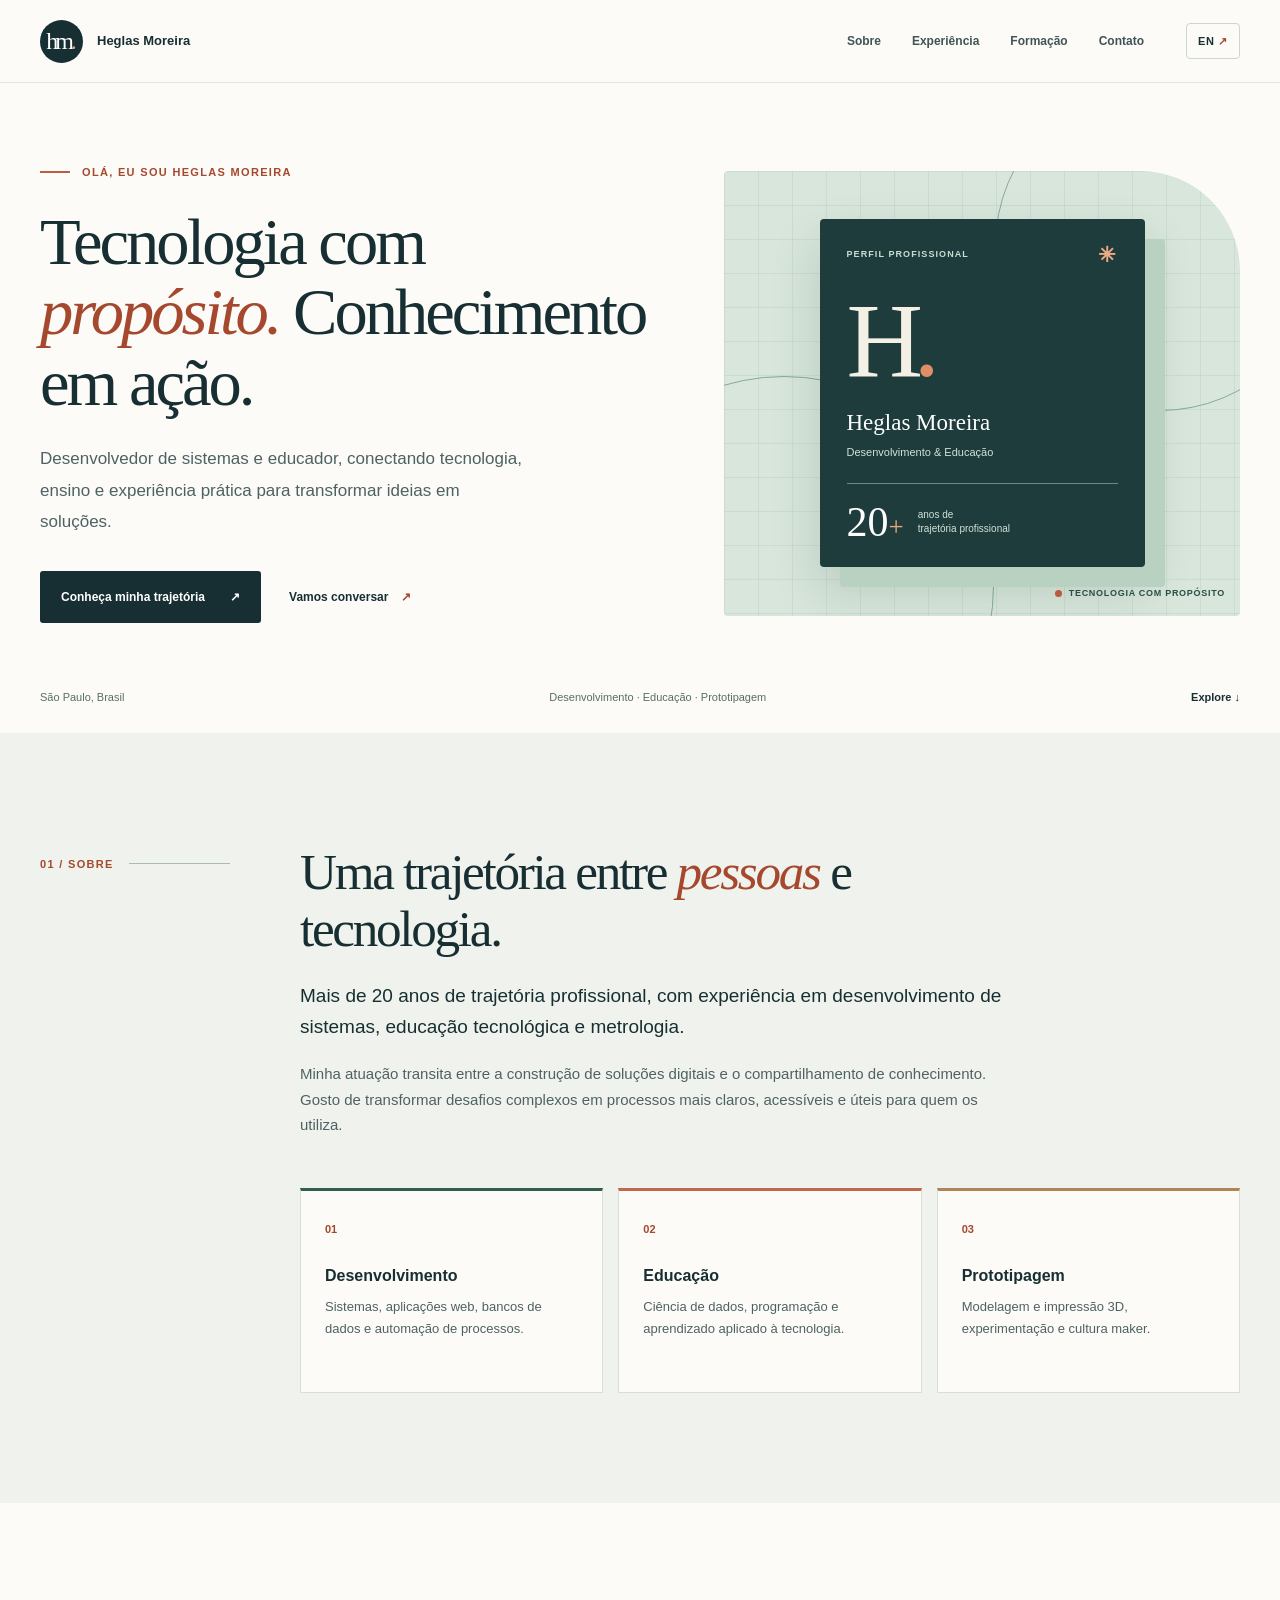
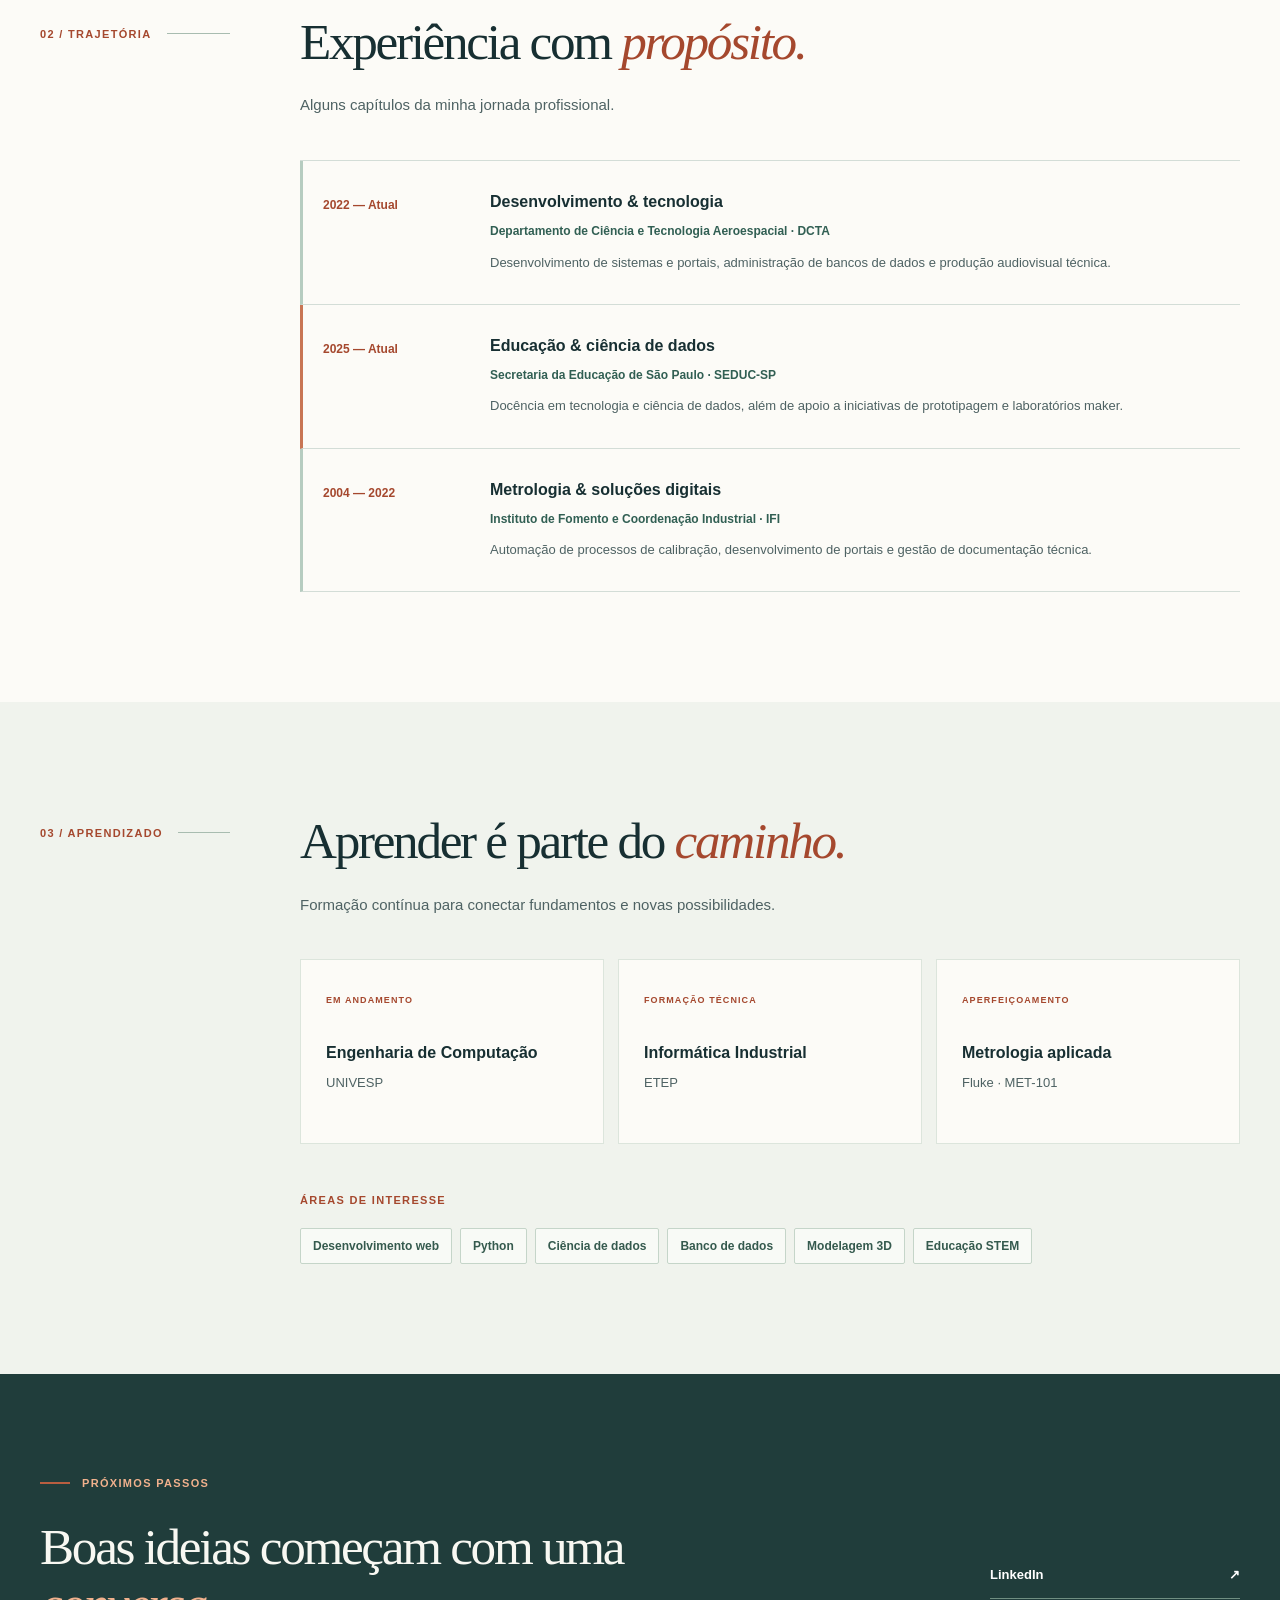
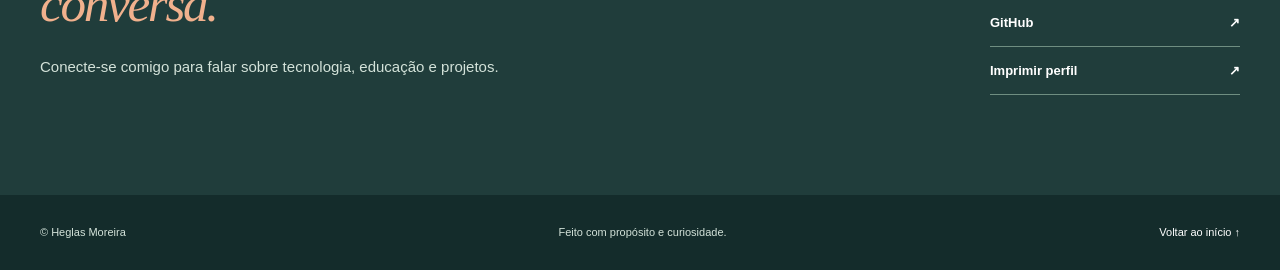
<file: index.html>
<!doctype html>
<html lang="pt-BR">
<head>
  <meta charset="utf-8">
  <meta name="viewport" content="width=device-width, initial-scale=1">
  <meta name="description" content="Perfil profissional de Heglas Moreira: tecnologia, educação e soluções digitais.">
  <meta name="color-scheme" content="light">
  <title>Heglas Moreira | Tecnologia &amp; Educação</title>
  <link rel="stylesheet" href="style.css">
</head>
<body>
  <header class="site-header">
    <div class="container header-inner">
      <a class="brand" href="#inicio" aria-label="Heglas Moreira, início"><span class="brand-mark">hm<span>.</span></span><span class="brand-name">Heglas Moreira</span></a>
      <nav class="navigation" aria-label="Navegação principal">
        <a href="#sobre">Sobre</a><a href="#experiencia">Experiência</a><a href="#formacao">Formação</a><a href="#contato">Contato</a>
      </nav>
      <a class="language" href="en.html" lang="en" aria-label="Read in English">EN <span aria-hidden="true">↗</span></a>
    </div>
  </header>
  <main id="inicio">
    <section class="hero container">
      <div class="hero-content">
        <p class="eyebrow"><span class="eyebrow-line"></span>Olá, eu sou Heglas Moreira</p>
        <h1>Tecnologia com <em>propósito.</em> Conhecimento em ação.</h1>
        <p class="hero-description">Desenvolvedor de sistemas e educador, conectando tecnologia, ensino e experiência prática para transformar ideias em soluções.</p>
        <div class="hero-actions"><a class="button button-dark" href="#experiencia">Conheça minha trajetória <span aria-hidden="true">↗</span></a><a class="text-link" href="#contato">Vamos conversar <span aria-hidden="true">↗</span></a></div>
      </div>
      <div class="hero-art">
        <div class="art-orbit art-orbit-one" aria-hidden="true"></div><div class="art-orbit art-orbit-two" aria-hidden="true"></div>
        <div class="profile-card">
          <div class="profile-card-top"><span>PERFIL PROFISSIONAL</span><span aria-hidden="true">✳</span></div>
          <div class="profile-monogram" aria-hidden="true">H<span>.</span></div>
          <div class="profile-details"><p>Heglas Moreira</p><span>Desenvolvimento &amp; Educação</span></div>
          <div class="profile-stat"><strong>20<span>+</span></strong><span>anos de<br>trajetória profissional</span></div>
        </div>
        <div class="art-note"><span class="art-note-dot"></span> TECNOLOGIA COM PROPÓSITO</div>
      </div>
      <div class="hero-footer"><span>São Paulo, Brasil</span><span>Desenvolvimento · Educação · Prototipagem</span><a href="#sobre">Explore <span aria-hidden="true">↓</span></a></div>
    </section>
    <section id="sobre" class="section section-tinted">
      <div class="container section-grid">
        <div class="section-label"><span>01 / SOBRE</span><span class="label-line"></span></div>
        <div>
          <h2>Uma trajetória entre <em>pessoas</em> e tecnologia.</h2>
          <p class="intro">Mais de 20 anos de trajetória profissional, com experiência em desenvolvimento de sistemas, educação tecnológica e metrologia.</p>
          <p class="body-copy">Minha atuação transita entre a construção de soluções digitais e o compartilhamento de conhecimento. Gosto de transformar desafios complexos em processos mais claros, acessíveis e úteis para quem os utiliza.</p>
          <div class="capabilities">
            <article><span class="cap-number">01</span><h3>Desenvolvimento</h3><p>Sistemas, aplicações web, bancos de dados e automação de processos.</p></article>
            <article><span class="cap-number">02</span><h3>Educação</h3><p>Ciência de dados, programação e aprendizado aplicado à tecnologia.</p></article>
            <article><span class="cap-number">03</span><h3>Prototipagem</h3><p>Modelagem e impressão 3D, experimentação e cultura maker.</p></article>
          </div>
        </div>
      </div>
    </section>
    <section id="experiencia" class="section">
      <div class="container section-grid">
        <div class="section-label"><span>02 / TRAJETÓRIA</span><span class="label-line"></span></div>
        <div>
          <div class="section-heading"><h2>Experiência com <em>propósito.</em></h2><p>Alguns capítulos da minha jornada profissional.</p></div>
          <div class="timeline">
            <article class="timeline-item"><div class="timeline-date">2022 — Atual</div><div><h3>Desenvolvimento &amp; tecnologia</h3><p class="organization">Departamento de Ciência e Tecnologia Aeroespacial · DCTA</p><p>Desenvolvimento de sistemas e portais, administração de bancos de dados e produção audiovisual técnica.</p></div></article>
            <article class="timeline-item"><div class="timeline-date">2025 — Atual</div><div><h3>Educação &amp; ciência de dados</h3><p class="organization">Secretaria da Educação de São Paulo · SEDUC-SP</p><p>Docência em tecnologia e ciência de dados, além de apoio a iniciativas de prototipagem e laboratórios maker.</p></div></article>
            <article class="timeline-item"><div class="timeline-date">2004 — 2022</div><div><h3>Metrologia &amp; soluções digitais</h3><p class="organization">Instituto de Fomento e Coordenação Industrial · IFI</p><p>Automação de processos de calibração, desenvolvimento de portais e gestão de documentação técnica.</p></div></article>
          </div>
        </div>
      </div>
    </section>
    <section id="formacao" class="section section-tinted">
      <div class="container section-grid">
        <div class="section-label"><span>03 / APRENDIZADO</span><span class="label-line"></span></div>
        <div>
          <div class="section-heading"><h2>Aprender é parte do <em>caminho.</em></h2><p>Formação contínua para conectar fundamentos e novas possibilidades.</p></div>
          <div class="education-grid">
            <article class="education-card"><span class="card-tag">EM ANDAMENTO</span><h3>Engenharia de Computação</h3><p>UNIVESP</p></article>
            <article class="education-card"><span class="card-tag">FORMAÇÃO TÉCNICA</span><h3>Informática Industrial</h3><p>ETEP</p></article>
            <article class="education-card"><span class="card-tag">APERFEIÇOAMENTO</span><h3>Metrologia aplicada</h3><p>Fluke · MET-101</p></article>
          </div>
          <div class="skills"><span>ÁREAS DE INTERESSE</span><div><span>Desenvolvimento web</span><span>Python</span><span>Ciência de dados</span><span>Banco de dados</span><span>Modelagem 3D</span><span>Educação STEM</span></div></div>
        </div>
      </div>
    </section>
    <section id="contato" class="contact-section">
      <div class="container contact-inner">
        <div><p class="eyebrow"><span class="eyebrow-line"></span>PRÓXIMOS PASSOS</p><h2>Boas ideias começam com uma <em>conversa.</em></h2><p>Conecte-se comigo para falar sobre tecnologia, educação e projetos.</p></div>
        <div class="contact-links"><a href="https://www.linkedin.com/in/heglas-moreira-111a38a4">LinkedIn <span aria-hidden="true">↗</span></a><a href="https://github.com/heglas">GitHub <span aria-hidden="true">↗</span></a><button type="button" onclick="window.print()">Imprimir perfil <span aria-hidden="true">↗</span></button></div>
      </div>
    </section>
  </main>
  <footer class="site-footer"><div class="container footer-inner"><span>© Heglas Moreira</span><span>Feito com propósito e curiosidade.</span><a href="#inicio">Voltar ao início ↑</a></div></footer>
</body>
</html>
</file>
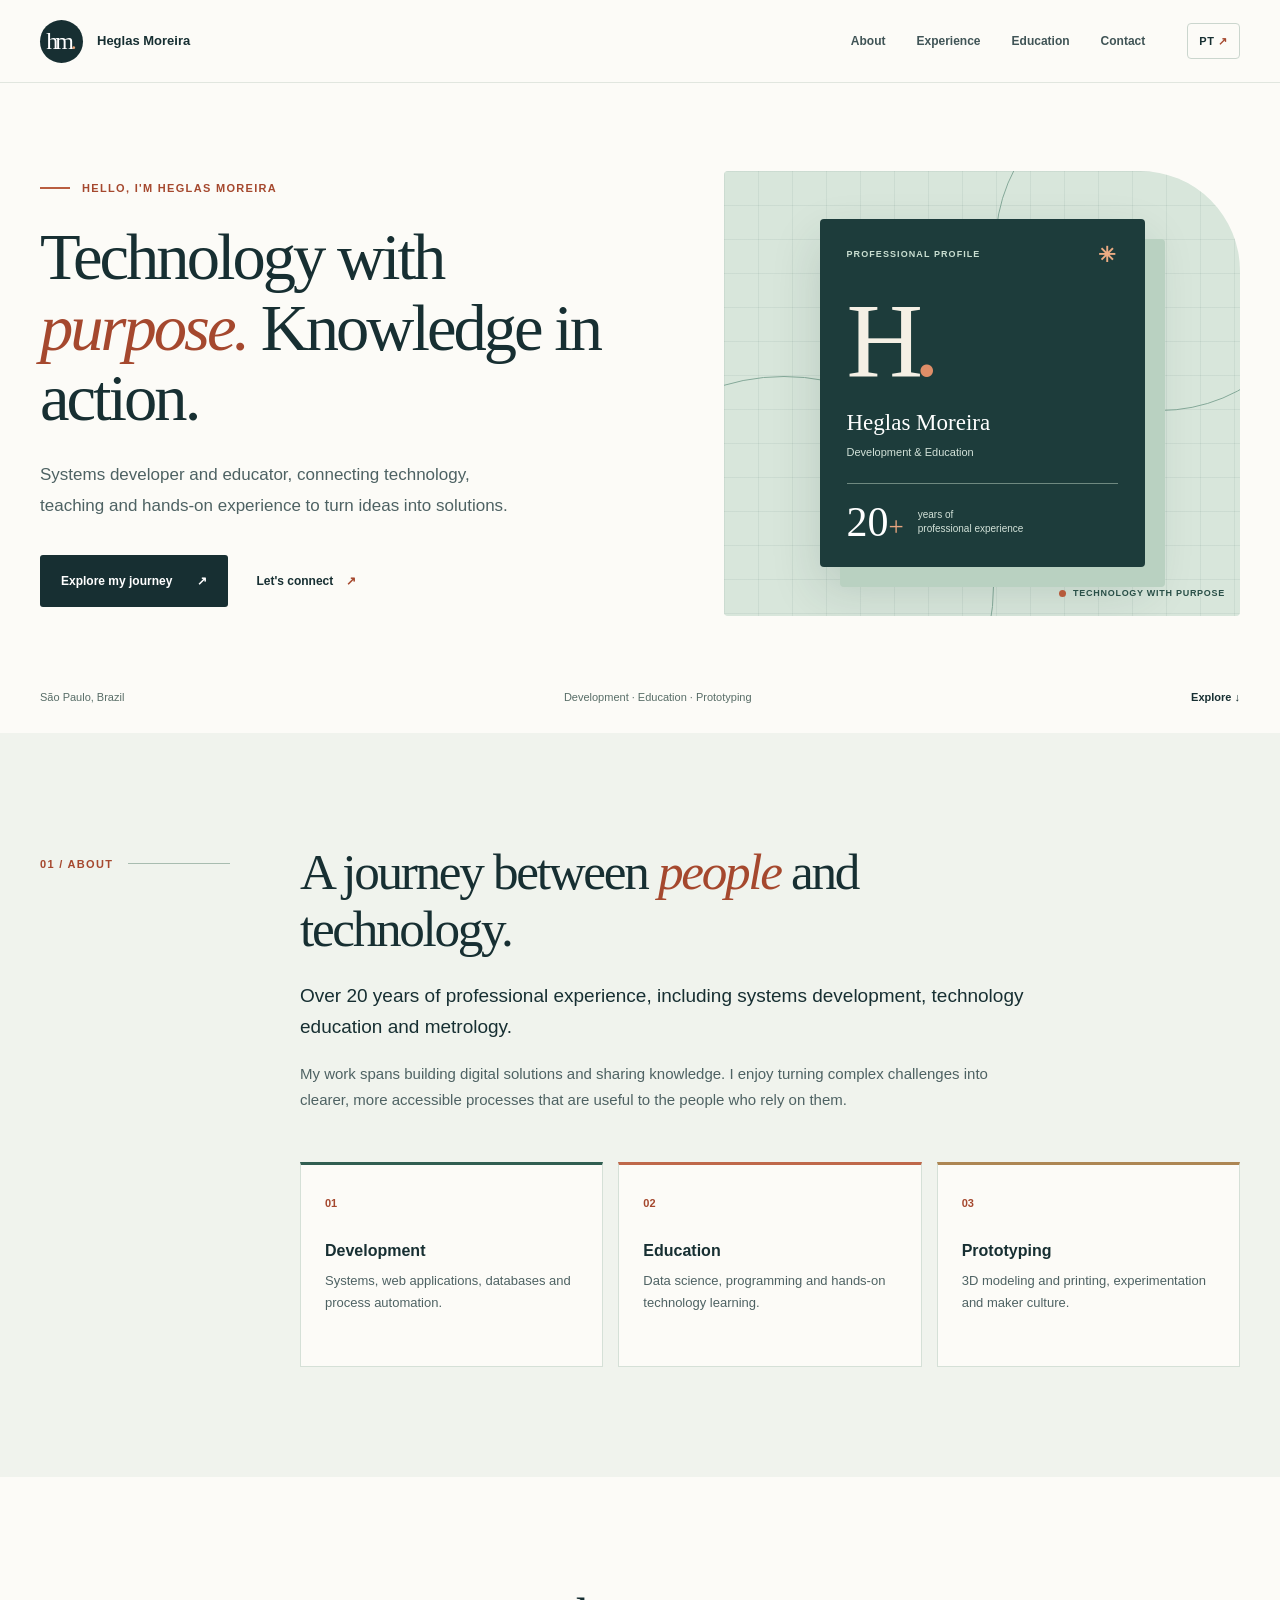
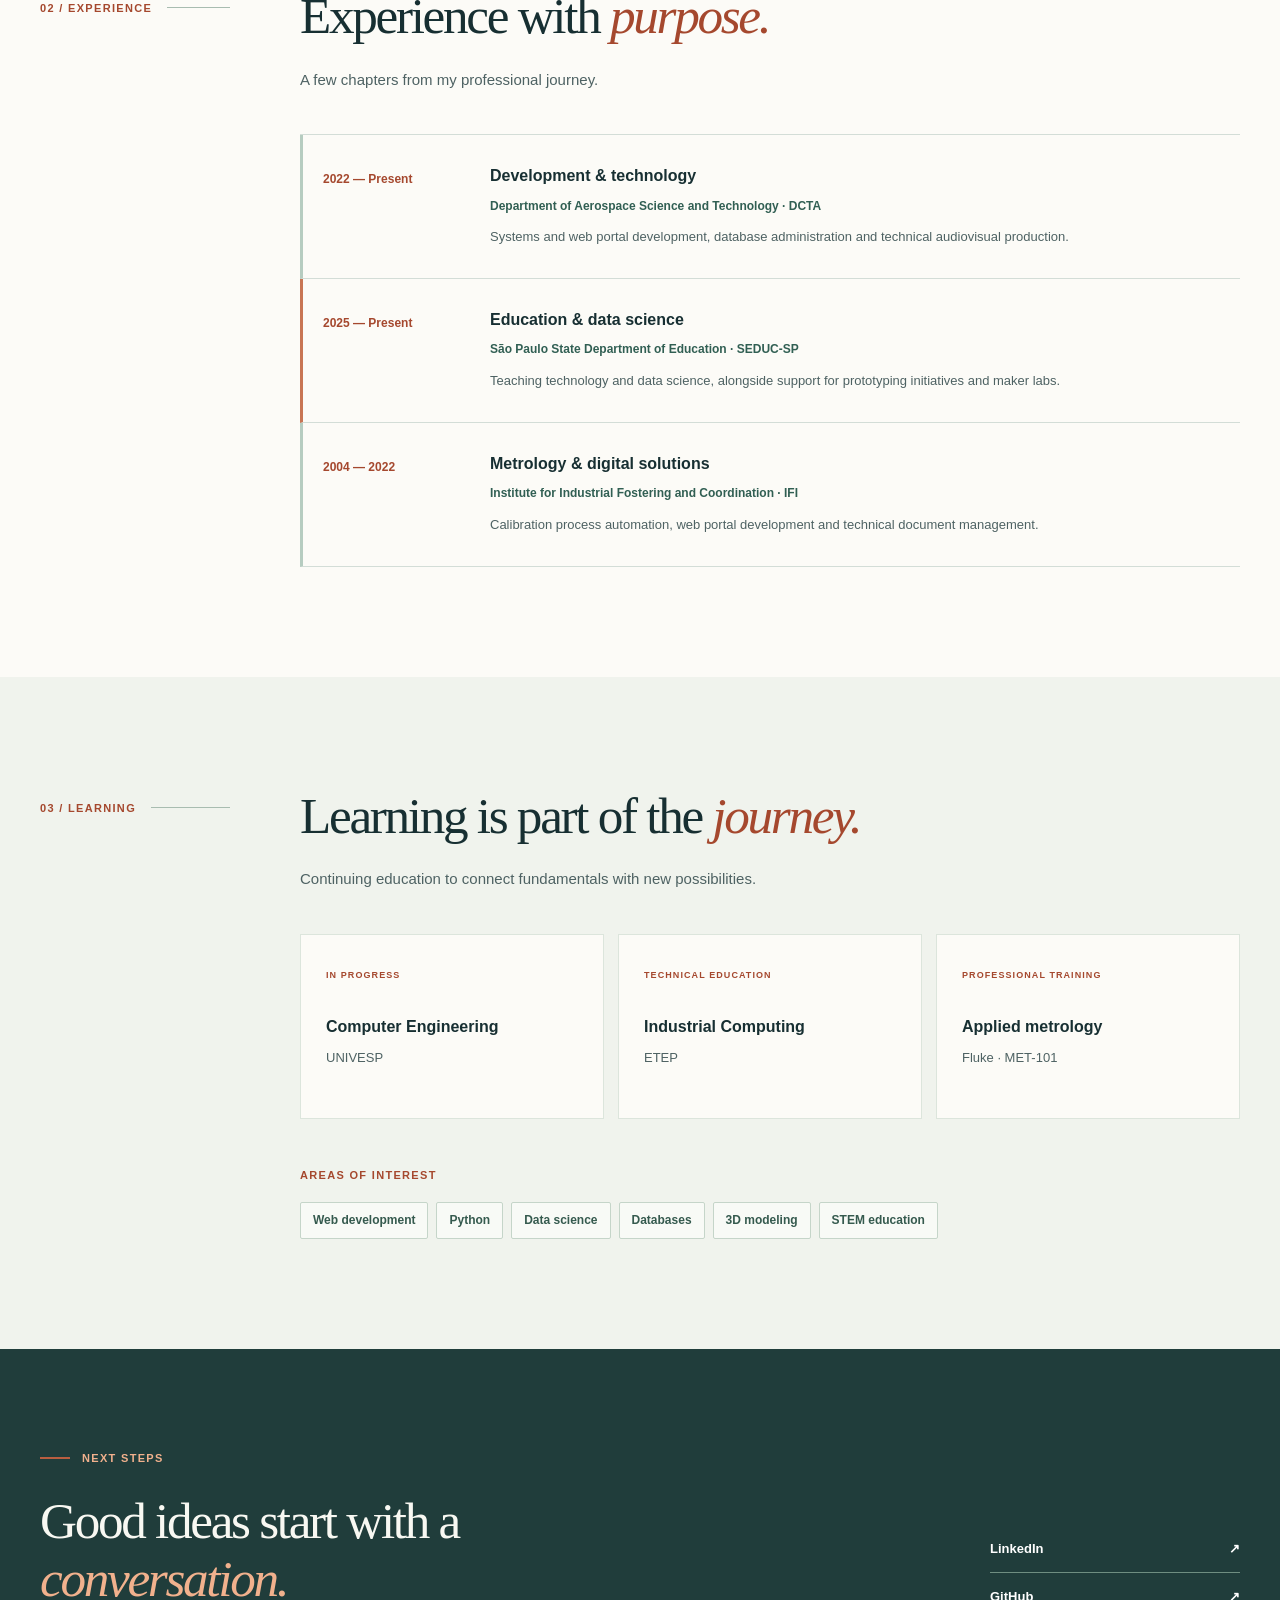
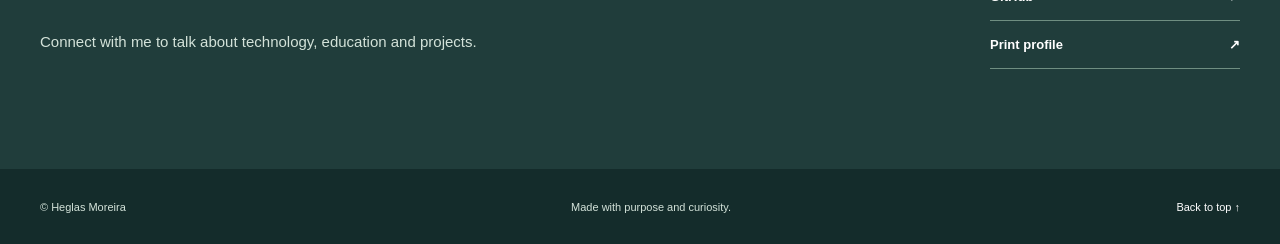
<file: en.html>
<!doctype html>
<html lang="en">
<head>
  <meta charset="utf-8">
  <meta name="viewport" content="width=device-width, initial-scale=1">
  <meta name="description" content="Heglas Moreira's professional profile: technology, education and digital solutions.">
  <meta name="color-scheme" content="light">
  <title>Heglas Moreira | Technology &amp; Education</title>
  <link rel="stylesheet" href="style.css">
</head>
<body>
  <header class="site-header">
    <div class="container header-inner">
      <a class="brand" href="#top" aria-label="Heglas Moreira, home"><span class="brand-mark">hm<span>.</span></span><span class="brand-name">Heglas Moreira</span></a>
      <nav class="navigation" aria-label="Main navigation">
        <a href="#about">About</a><a href="#experience">Experience</a><a href="#education">Education</a><a href="#contact">Contact</a>
      </nav>
      <a class="language" href="index.html" lang="pt-BR" aria-label="Ler em português">PT <span aria-hidden="true">↗</span></a>
    </div>
  </header>
  <main id="top">
    <section class="hero container">
      <div class="hero-content">
        <p class="eyebrow"><span class="eyebrow-line"></span>Hello, I'm Heglas Moreira</p>
        <h1>Technology with <em>purpose.</em> Knowledge in action.</h1>
        <p class="hero-description">Systems developer and educator, connecting technology, teaching and hands-on experience to turn ideas into solutions.</p>
        <div class="hero-actions"><a class="button button-dark" href="#experience">Explore my journey <span aria-hidden="true">↗</span></a><a class="text-link" href="#contact">Let's connect <span aria-hidden="true">↗</span></a></div>
      </div>
      <div class="hero-art">
        <div class="art-orbit art-orbit-one" aria-hidden="true"></div><div class="art-orbit art-orbit-two" aria-hidden="true"></div>
        <div class="profile-card">
          <div class="profile-card-top"><span>PROFESSIONAL PROFILE</span><span aria-hidden="true">✳</span></div>
          <div class="profile-monogram" aria-hidden="true">H<span>.</span></div>
          <div class="profile-details"><p>Heglas Moreira</p><span>Development &amp; Education</span></div>
          <div class="profile-stat"><strong>20<span>+</span></strong><span>years of<br>professional experience</span></div>
        </div>
        <div class="art-note"><span class="art-note-dot"></span> TECHNOLOGY WITH PURPOSE</div>
      </div>
      <div class="hero-footer"><span>São Paulo, Brazil</span><span>Development · Education · Prototyping</span><a href="#about">Explore <span aria-hidden="true">↓</span></a></div>
    </section>
    <section id="about" class="section section-tinted">
      <div class="container section-grid">
        <div class="section-label"><span>01 / ABOUT</span><span class="label-line"></span></div>
        <div>
          <h2>A journey between <em>people</em> and technology.</h2>
          <p class="intro">Over 20 years of professional experience, including systems development, technology education and metrology.</p>
          <p class="body-copy">My work spans building digital solutions and sharing knowledge. I enjoy turning complex challenges into clearer, more accessible processes that are useful to the people who rely on them.</p>
          <div class="capabilities">
            <article><span class="cap-number">01</span><h3>Development</h3><p>Systems, web applications, databases and process automation.</p></article>
            <article><span class="cap-number">02</span><h3>Education</h3><p>Data science, programming and hands-on technology learning.</p></article>
            <article><span class="cap-number">03</span><h3>Prototyping</h3><p>3D modeling and printing, experimentation and maker culture.</p></article>
          </div>
        </div>
      </div>
    </section>
    <section id="experience" class="section">
      <div class="container section-grid">
        <div class="section-label"><span>02 / EXPERIENCE</span><span class="label-line"></span></div>
        <div>
          <div class="section-heading"><h2>Experience with <em>purpose.</em></h2><p>A few chapters from my professional journey.</p></div>
          <div class="timeline">
            <article class="timeline-item"><div class="timeline-date">2022 — Present</div><div><h3>Development &amp; technology</h3><p class="organization">Department of Aerospace Science and Technology · DCTA</p><p>Systems and web portal development, database administration and technical audiovisual production.</p></div></article>
            <article class="timeline-item"><div class="timeline-date">2025 — Present</div><div><h3>Education &amp; data science</h3><p class="organization">São Paulo State Department of Education · SEDUC-SP</p><p>Teaching technology and data science, alongside support for prototyping initiatives and maker labs.</p></div></article>
            <article class="timeline-item"><div class="timeline-date">2004 — 2022</div><div><h3>Metrology &amp; digital solutions</h3><p class="organization">Institute for Industrial Fostering and Coordination · IFI</p><p>Calibration process automation, web portal development and technical document management.</p></div></article>
          </div>
        </div>
      </div>
    </section>
    <section id="education" class="section section-tinted">
      <div class="container section-grid">
        <div class="section-label"><span>03 / LEARNING</span><span class="label-line"></span></div>
        <div>
          <div class="section-heading"><h2>Learning is part of the <em>journey.</em></h2><p>Continuing education to connect fundamentals with new possibilities.</p></div>
          <div class="education-grid">
            <article class="education-card"><span class="card-tag">IN PROGRESS</span><h3>Computer Engineering</h3><p>UNIVESP</p></article>
            <article class="education-card"><span class="card-tag">TECHNICAL EDUCATION</span><h3>Industrial Computing</h3><p>ETEP</p></article>
            <article class="education-card"><span class="card-tag">PROFESSIONAL TRAINING</span><h3>Applied metrology</h3><p>Fluke · MET-101</p></article>
          </div>
          <div class="skills"><span>AREAS OF INTEREST</span><div><span>Web development</span><span>Python</span><span>Data science</span><span>Databases</span><span>3D modeling</span><span>STEM education</span></div></div>
        </div>
      </div>
    </section>
    <section id="contact" class="contact-section">
      <div class="container contact-inner">
        <div><p class="eyebrow"><span class="eyebrow-line"></span>NEXT STEPS</p><h2>Good ideas start with a <em>conversation.</em></h2><p>Connect with me to talk about technology, education and projects.</p></div>
        <div class="contact-links"><a href="https://www.linkedin.com/in/heglas-moreira-111a38a4">LinkedIn <span aria-hidden="true">↗</span></a><a href="https://github.com/heglas">GitHub <span aria-hidden="true">↗</span></a><button type="button" onclick="window.print()">Print profile <span aria-hidden="true">↗</span></button></div>
      </div>
    </section>
  </main>
  <footer class="site-footer"><div class="container footer-inner"><span>© Heglas Moreira</span><span>Made with purpose and curiosity.</span><a href="#top">Back to top ↑</a></div></footer>
</body>
</html>
</file>
<file: style.css>
:root {
  color-scheme: light;
  --ink: #172f32;
  --muted: #4e6263;
  --accent: #a5482e;
  --paper: #fcfbf7;
  --tint: #f0f3ed;
  --line: #d3ddd7;
  --serif: Georgia, serif;
  --sans: Arial, sans-serif;
}

* { box-sizing: border-box; }
html { scroll-behavior: smooth; }
body { margin: 0; background: var(--paper); color: var(--ink); font-family: var(--sans); font-size: 15px; line-height: 1.7; }
a { color: inherit; text-decoration: none; }
a:focus-visible, button:focus-visible { outline: 3px solid #b35134; outline-offset: 4px; }
.container { width: min(1200px, calc(100% - 80px)); margin-inline: auto; }
.site-header { background: var(--paper); border-bottom: 1px solid #e1e6df; }
.header-inner { height: 82px; display: flex; align-items: center; gap: 42px; }
.brand { display: flex; align-items: center; gap: 14px; white-space: nowrap; }
.brand-mark { display: flex; align-items: center; justify-content: center; width: 43px; height: 43px; border-radius: 50%; background: var(--ink); color: #fff; font: 24px/1 var(--serif); letter-spacing: -3px; padding-right: 3px; }
.brand-mark span { color: #e8a37a; }
.brand-name { font-size: 13px; font-weight: 700; }
.navigation { display: flex; gap: 31px; margin-left: auto; font-size: 12px; font-weight: 700; color: #405456; }
.navigation a:hover, .language:hover, .text-link:hover { color: var(--accent); }
.language { padding: 8px 11px; border: 1px solid #cbd6ce; border-radius: 4px; font-size: 11px; font-weight: 700; letter-spacing: .06em; white-space: nowrap; }
.language span { color: var(--accent); }
.hero { position: relative; min-height: 650px; display: grid; grid-template-columns: minmax(0, 1fr) minmax(0, 43%); align-items: center; gap: 64px; padding-block: 80px 110px; }
.hero-content { max-width: 650px; }
.eyebrow, .section-label, .card-tag, .skills > span { font-size: 11px; font-weight: 700; letter-spacing: .12em; color: var(--accent); }
.eyebrow { display: flex; align-items: center; gap: 12px; text-transform: uppercase; }
.eyebrow-line { flex: 0 0 30px; height: 2px; background: #b95e40; }
h1, h2, h3, p { margin-top: 0; }
h1, h2 { font-family: var(--serif); font-weight: 400; letter-spacing: -.045em; }
h1 { margin: 25px 0 25px; font-size: clamp(52px, 5.2vw, 76px); line-height: 1.06; }
h1 em, h2 em { color: var(--accent); font-weight: 400; }
.hero-description { max-width: 490px; color: var(--muted); font-size: 17px; line-height: 1.85; }
.hero-actions { display: flex; align-items: center; gap: 28px; margin-top: 33px; flex-wrap: wrap; }
.button { display: inline-flex; gap: 25px; align-items: center; padding: 16px 21px; border-radius: 3px; font-size: 12px; font-weight: 700; }
.button-dark { background: var(--ink); color: white; }
.button-dark:hover { background: #315451; }
.text-link { font-size: 12px; font-weight: 700; }
.text-link span { margin-left: 9px; color: var(--accent); }
.hero-art { position: relative; min-height: 445px; display: grid; place-items: center; overflow: hidden; background: #d8e6db; border-radius: 4px 100px 4px 4px; }
.hero-art::before { content: ''; position: absolute; inset: 0; background-image: linear-gradient(#28514912 1px, transparent 1px), linear-gradient(90deg, #28514912 1px, transparent 1px); background-size: 34px 34px; }
.art-orbit { position: absolute; width: 330px; height: 330px; border: 1px solid #85a999; border-radius: 50%; }
.art-orbit-one { right: -85px; top: -90px; }
.art-orbit-two { left: -150px; bottom: -180px; width: 420px; height: 420px; }
.profile-card { position: relative; width: min(76%, 325px); padding: 25px 27px 24px; background: #1d3c3b; color: #fff; border-radius: 4px; box-shadow: 20px 20px 0 #b9d1c1, 0 22px 50px #173a3029; }
.profile-card-top { display: flex; align-items: center; justify-content: space-between; gap: 10px; color: #c9ded1; font-size: 9px; font-weight: 700; letter-spacing: .12em; }
.profile-card-top span:last-child { color: #edac83; font-size: 21px; line-height: 1; }
.profile-monogram { margin: 34px 0 24px; color: #f5f0e5; font: 106px/.8 var(--serif); letter-spacing: -.09em; }
.profile-monogram span { color: #df8e68; }
.profile-details { border-bottom: 1px solid #6f8980; padding-bottom: 19px; }
.profile-details p { margin: 0; font: 23px/1.3 var(--serif); }
.profile-details > span { color: #d3e2d9; font-size: 11px; }
.profile-stat { display: flex; align-items: center; gap: 14px; padding-top: 17px; }
.profile-stat strong { font: 42px/1 var(--serif); }
.profile-stat strong span { color: #e8a47f; font-size: 27px; }
.profile-stat > span { color: #d3e2d9; font-size: 10px; line-height: 1.4; }
.art-note { position: absolute; right: 15px; bottom: 14px; display: flex; align-items: center; gap: 7px; color: #294f47; font-size: 9px; font-weight: 700; letter-spacing: .08em; }
.art-note-dot { width: 7px; height: 7px; background: #b65b3b; border-radius: 50%; }
.hero-footer { position: absolute; bottom: 26px; left: 0; right: 0; display: flex; justify-content: space-between; gap: 20px; font-size: 11px; color: #586d67; }
.hero-footer a { color: var(--ink); font-weight: 700; }
.section { padding: 110px 0; }
.section-tinted { background: var(--tint); }
.section-grid { display: grid; grid-template-columns: 190px minmax(0, 1fr); gap: 70px; }
.section-label { display: flex; align-items: flex-start; gap: 15px; padding-top: 12px; white-space: nowrap; }
.label-line { flex: 1; height: 1px; margin-top: 8px; background: #a8bcb0; }
h2 { max-width: 720px; margin-bottom: 22px; font-size: clamp(38px, 4vw, 55px); line-height: 1.12; }
.intro { max-width: 750px; font-size: 19px; line-height: 1.65; }
.body-copy, .section-heading > p { max-width: 690px; color: var(--muted); }
.capabilities { display: grid; grid-template-columns: repeat(3, minmax(0, 1fr)); gap: 15px; margin-top: 50px; }
.capabilities article { min-height: 205px; padding: 24px; border: 1px solid #d5e0d7; border-top: 3px solid #315e51; background: #fcfbf7; }
.capabilities article:nth-child(2) { border-top-color: #bf684a; }
.capabilities article:nth-child(3) { border-top-color: #ad8653; }
.cap-number { color: var(--accent); font-size: 11px; font-weight: 700; }
h3 { margin-bottom: 8px; font-size: 16px; line-height: 1.4; }
.capabilities h3 { margin-top: 25px; }
.capabilities p, .timeline-item p, .education-card p { color: var(--muted); font-size: 13px; }
.capabilities p { margin-bottom: 0; }
.section-heading { margin-bottom: 42px; }
.timeline { border-top: 1px solid var(--line); }
.timeline-item { display: grid; grid-template-columns: 145px minmax(0, 1fr); gap: 22px; padding: 30px 0 30px 20px; border-bottom: 1px solid var(--line); border-left: 3px solid #b6ccc0; }
.timeline-item:nth-child(2) { border-left-color: #c87554; }
.timeline-date { color: #a5482e; font-size: 12px; font-weight: 700; padding-top: 4px; }
.timeline-item .organization { margin-bottom: 10px; color: #315f53; font-size: 12px; font-weight: 700; }
.timeline-item p:last-child { margin-bottom: 0; }
.education-grid { display: grid; grid-template-columns: repeat(3, minmax(0, 1fr)); gap: 14px; }
.education-card { background: #fcfbf7; border: 1px solid #dce5dc; padding: 25px; min-height: 185px; }
.card-tag { display: inline-block; font-size: 9px; }
.education-card h3 { margin-top: 31px; }
.education-card p { margin-bottom: 0; }
.skills { margin-top: 42px; }
.skills > div { display: flex; flex-wrap: wrap; gap: 8px; margin-top: 16px; }
.skills > div span { padding: 7px 12px; border: 1px solid #c5d5c9; border-radius: 2px; background: #f8faf6; color: #355a4e; font-size: 12px; font-weight: 700; }
.contact-section { background: #203d3b; color: #f8f8f2; padding: 100px 0; }
.contact-inner { display: grid; grid-template-columns: 1fr 250px; gap: 80px; align-items: end; }
.contact-inner h2 { max-width: 650px; margin-top: 25px; }
.contact-inner h2 em { color: #f1b18d; }
.contact-inner .eyebrow { color: #f1b18d; }
.contact-inner p:last-child { color: #d3e2d9; }
.contact-links a, .contact-links button { display: flex; justify-content: space-between; align-items: center; width: 100%; padding: 16px 0; border: 0; border-bottom: 1px solid #6f8e81; background: transparent; color: #fff; font: 700 13px var(--sans); text-align: left; cursor: pointer; }
.contact-links a:hover, .contact-links button:hover { color: #f1b18d; }
.site-footer { background: #142c2b; color: #d3e2d9; }
.footer-inner { min-height: 75px; display: flex; align-items: center; justify-content: space-between; gap: 20px; font-size: 11px; }
.footer-inner a { color: white; }

@media (max-width: 850px) {
  .container { width: min(100% - 48px, 720px); }
  .header-inner { gap: 20px; }
  .navigation { gap: 15px; }
  .brand-name { display: none; }
  .hero { gap: 30px; grid-template-columns: minmax(0, 1fr) minmax(0, 42%); }
  .hero-art { min-height: 390px; }
  .profile-card { width: 80%; padding: 21px; }
  .profile-monogram { font-size: 85px; }
  .section-grid { grid-template-columns: 1fr; gap: 28px; }
  .section-label { width: 200px; }
}
@media (max-width: 600px) {
  .container { width: calc(100% - 36px); }
  .header-inner { height: 70px; gap: 10px; }
  .brand-mark { width: 37px; height: 37px; font-size: 21px; }
  .navigation { gap: 10px; font-size: 10px; }
  .language { padding: 7px; font-size: 10px; }
  .hero { min-height: auto; display: flex; flex-direction: column; align-items: stretch; gap: 35px; padding: 58px 0 70px; }
  h1 { font-size: clamp(44px, 11vw, 64px); }
  .hero-description { font-size: 16px; }
  .hero-art { min-height: 365px; }
  .profile-card { width: min(75%, 290px); }
  .profile-monogram { margin: 22px 0 20px; font-size: 78px; }
  .hero-footer span:nth-child(2) { display: none; }
  .section { padding: 75px 0; }
  .capabilities, .education-grid { grid-template-columns: 1fr; }
  .capabilities { gap: 12px; margin-top: 38px; }
  .capabilities article { min-height: 0; }
  .capabilities h3 { margin-top: 12px; }
  .education-card { min-height: 0; }
  .timeline-item { grid-template-columns: 1fr; gap: 8px; }
  .contact-section { padding: 75px 0; }
  .contact-inner { grid-template-columns: 1fr; gap: 20px; }
  .footer-inner { padding-block: 20px; flex-wrap: wrap; }
  .footer-inner span:nth-child(2) { display: none; }
}
@media (prefers-reduced-motion: reduce) { html { scroll-behavior: auto; } }
@media print {
  .site-header, .hero-art, .hero-actions, .hero-footer, .contact-links, .site-footer { display: none; }
  .container { width: 100%; }
  .hero { display: block; min-height: 0; padding: 0 0 25px; }
  h1 { font-size: 38px; }
  h2 { font-size: 30px; }
  .section, .contact-section { padding: 22px 0; }
  .section-grid { display: block; }
  .section-label { margin-bottom: 10px; }
  .capabilities { margin-top: 20px; }
  .capabilities article { min-height: 0; padding: 12px; }
  .timeline-item { padding: 12px; break-inside: avoid; }
  .education-card { min-height: 0; padding: 12px; }
  .education-card h3 { margin-top: 10px; }
  .contact-section { color: var(--ink); background: white; }
  .contact-inner { display: block; }
  .contact-inner p:last-child { color: var(--muted); }
  .contact-inner .eyebrow, .contact-inner h2 em { color: var(--accent); }
}
</file>
